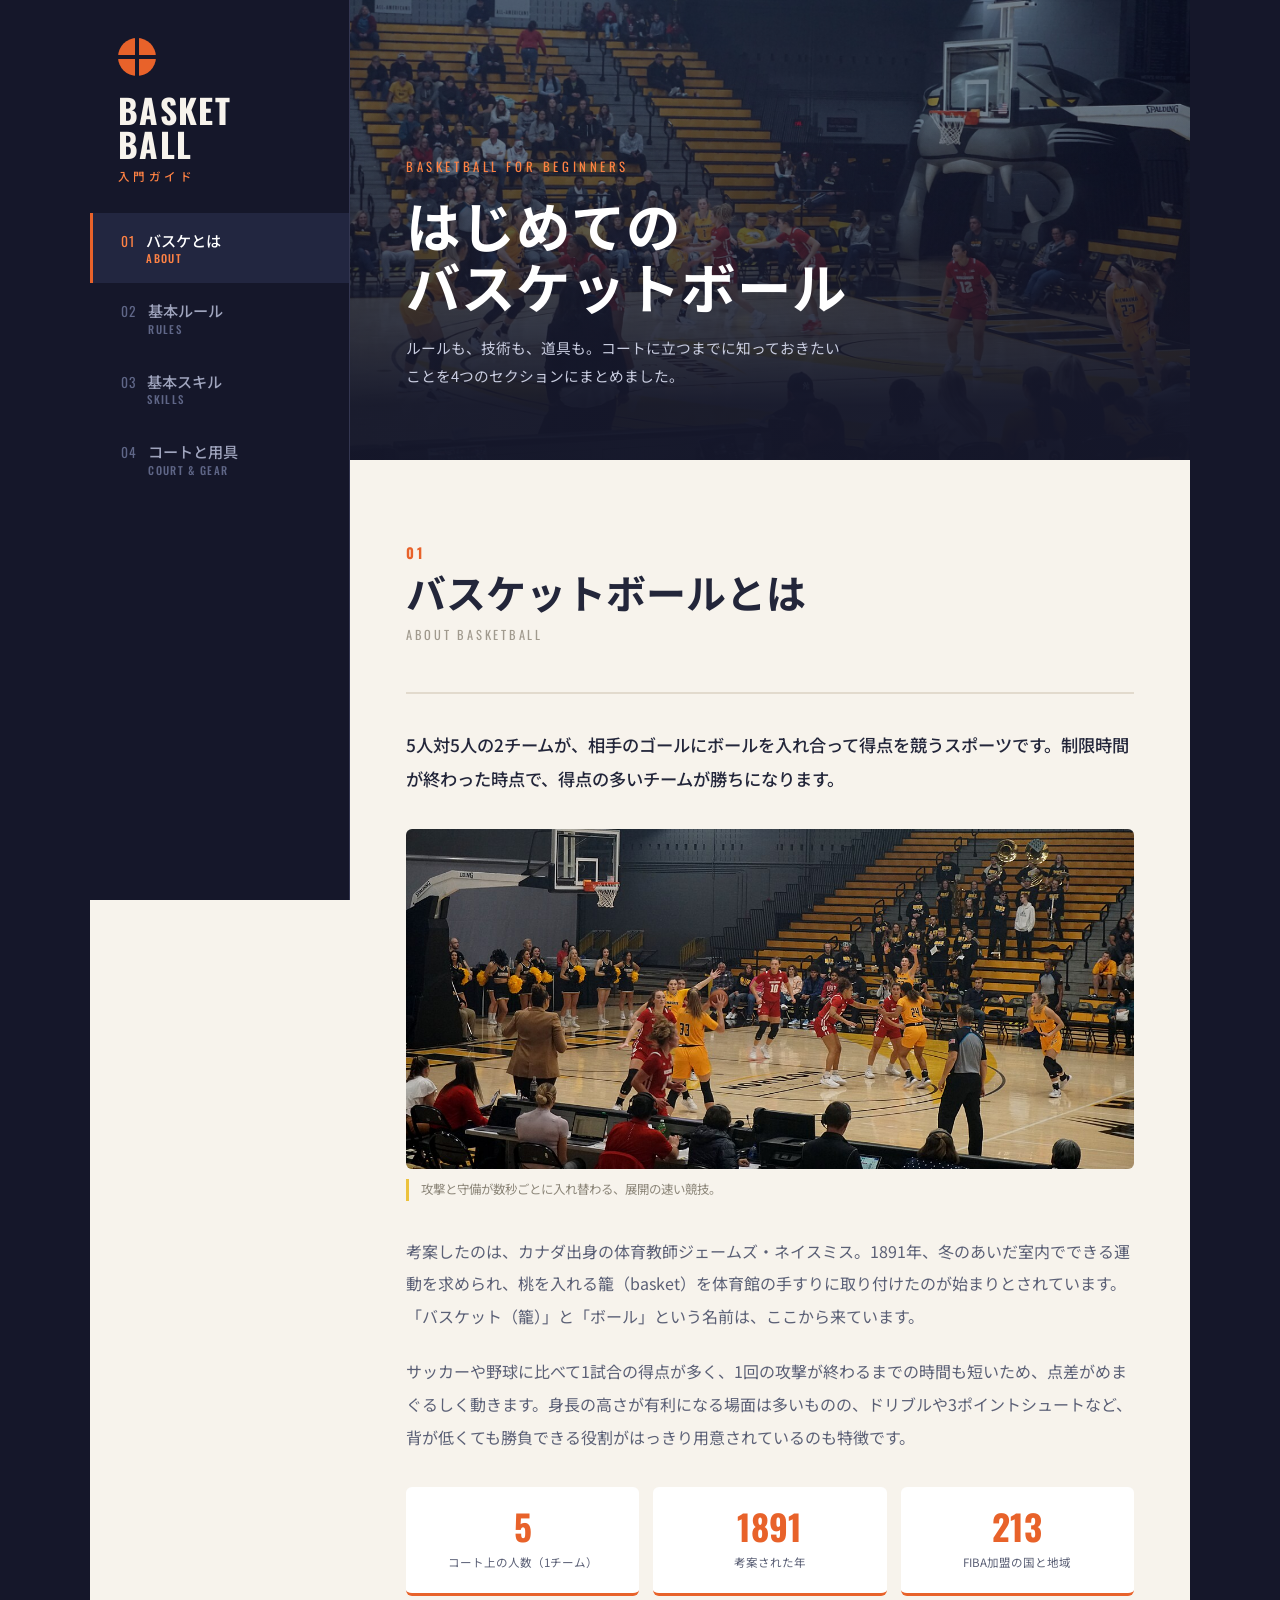
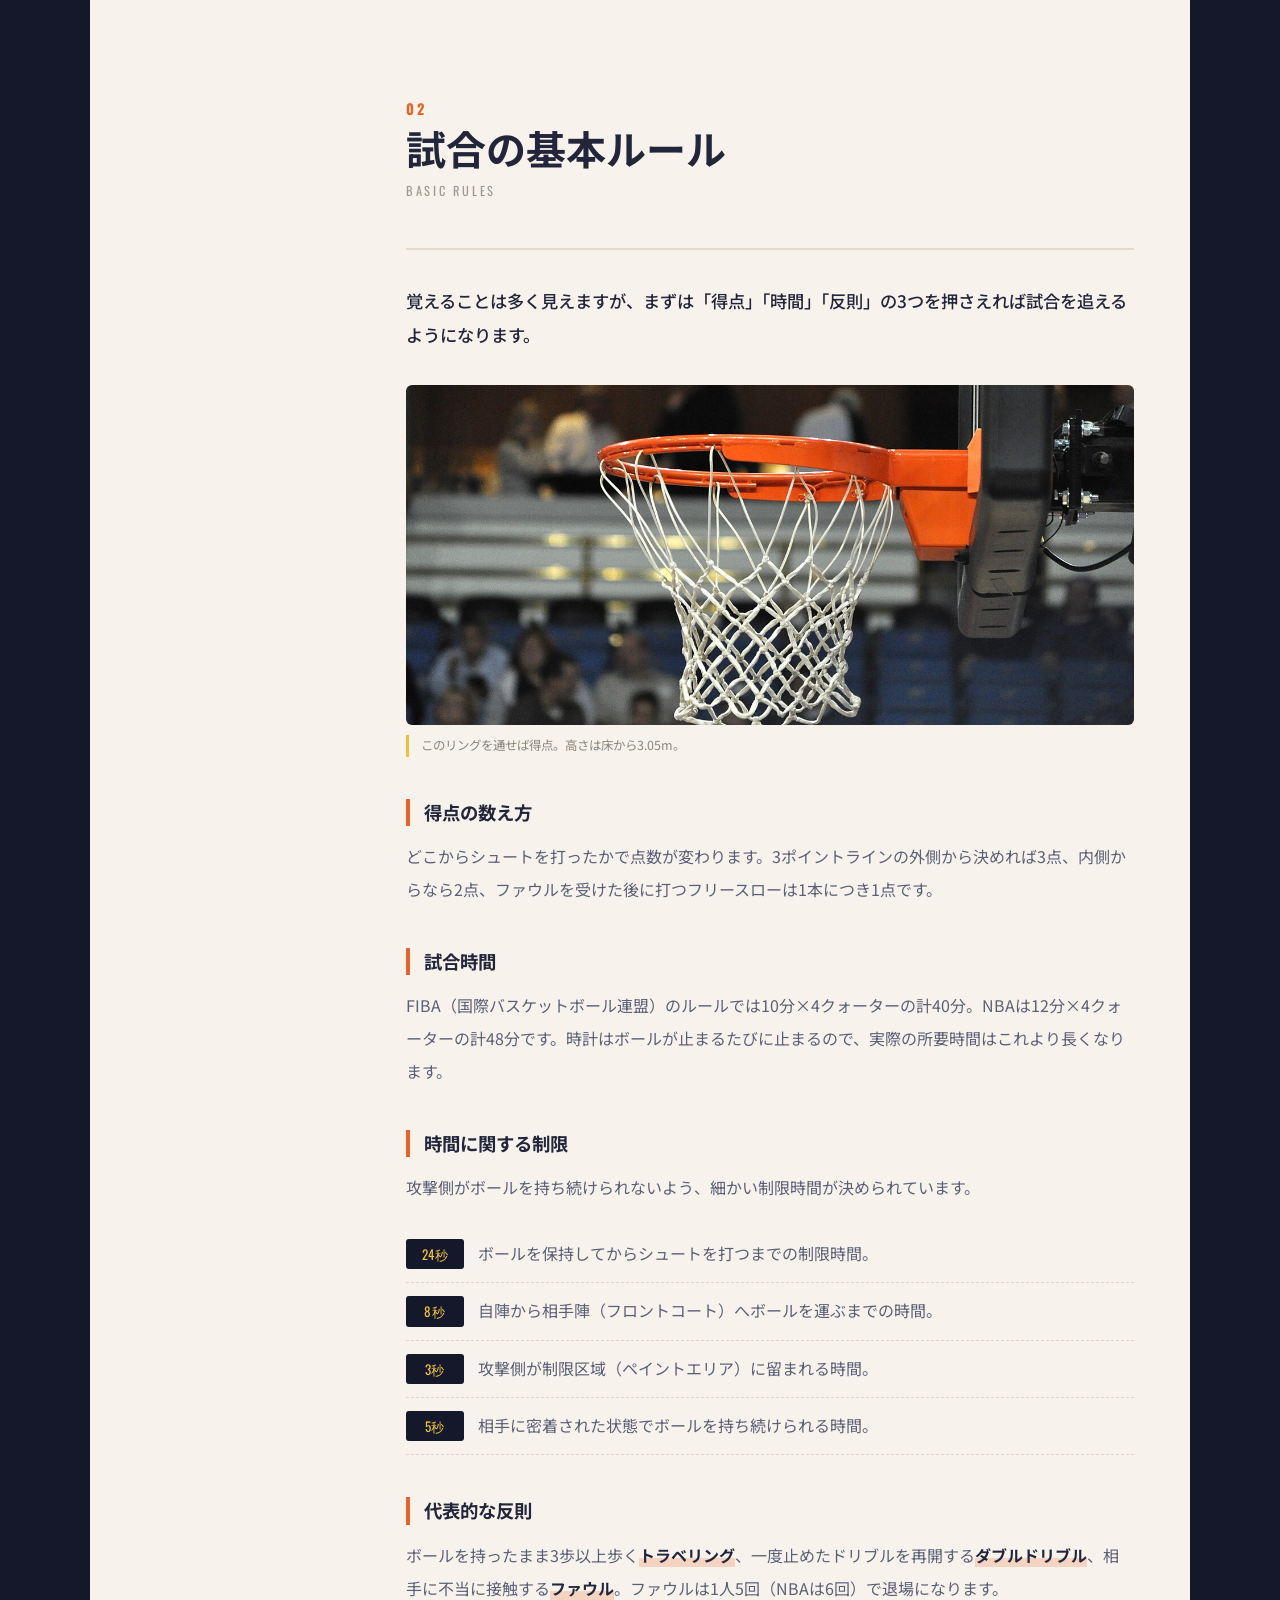
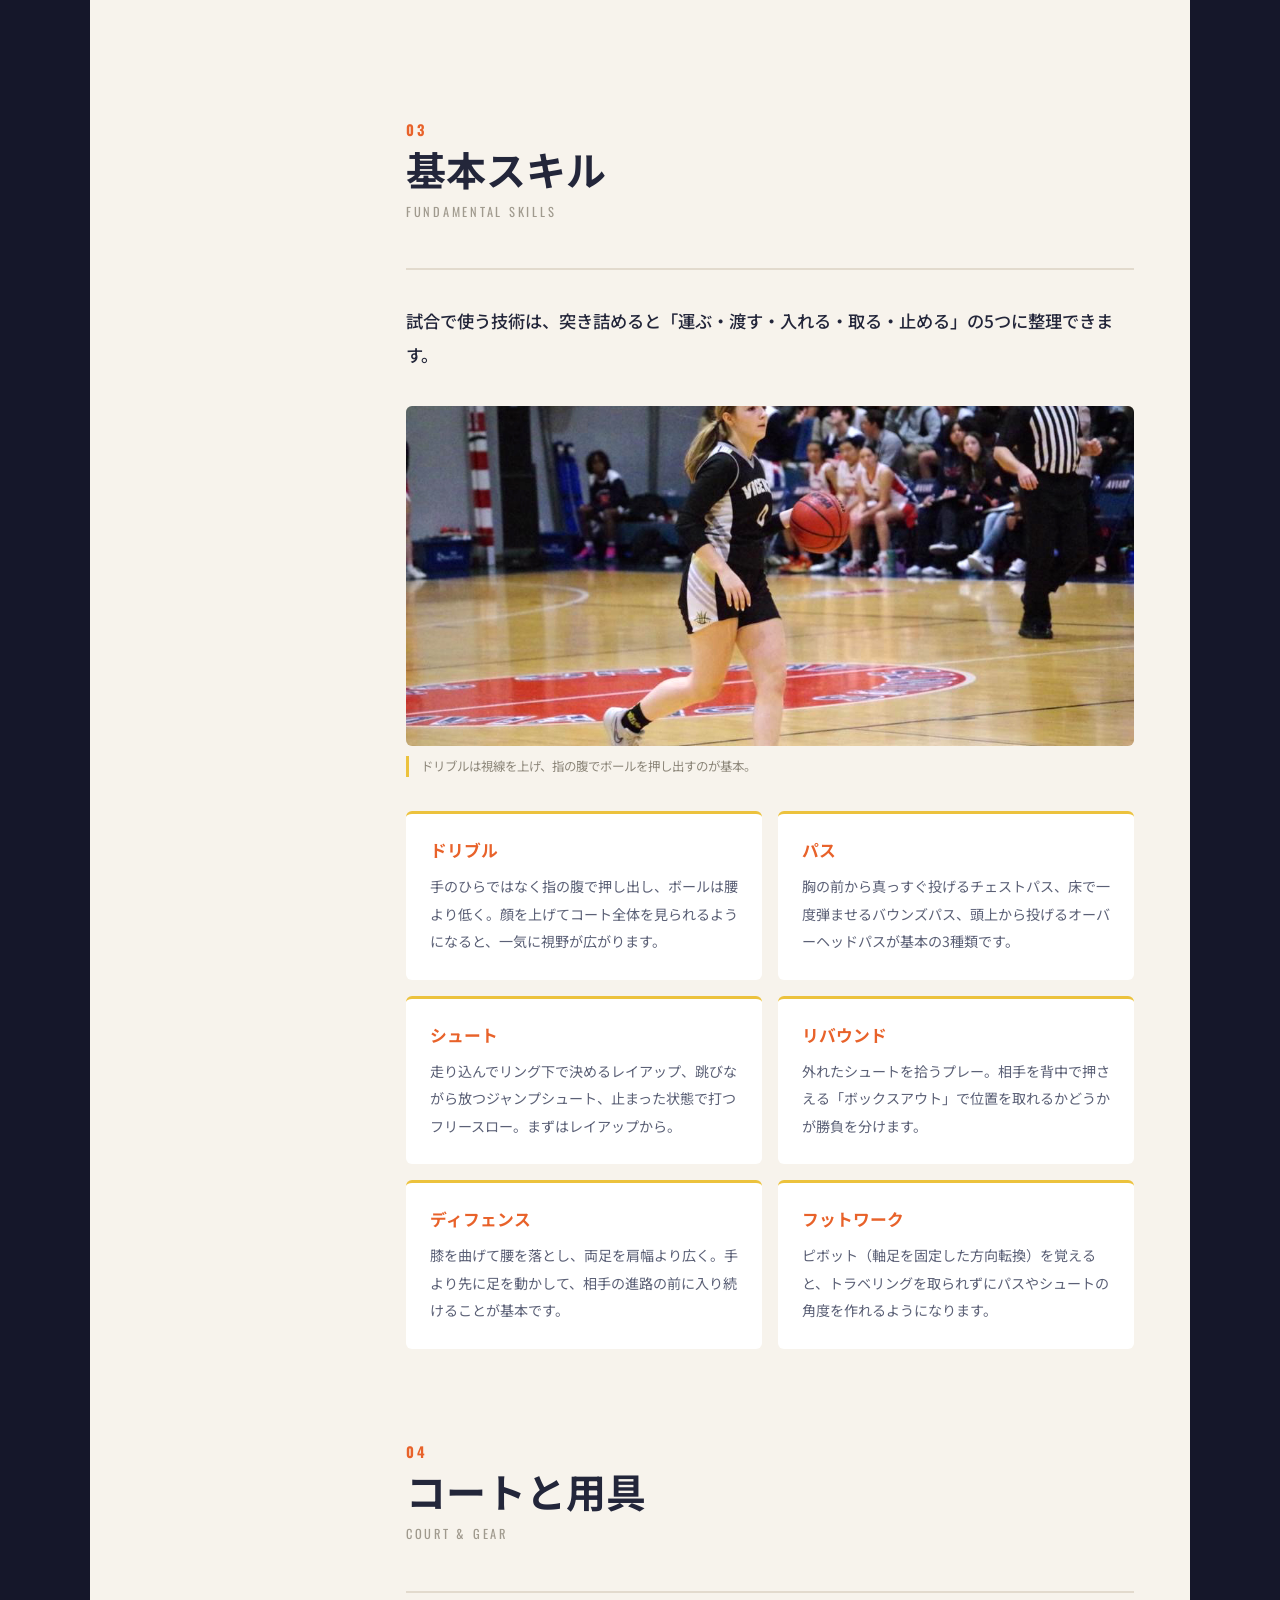
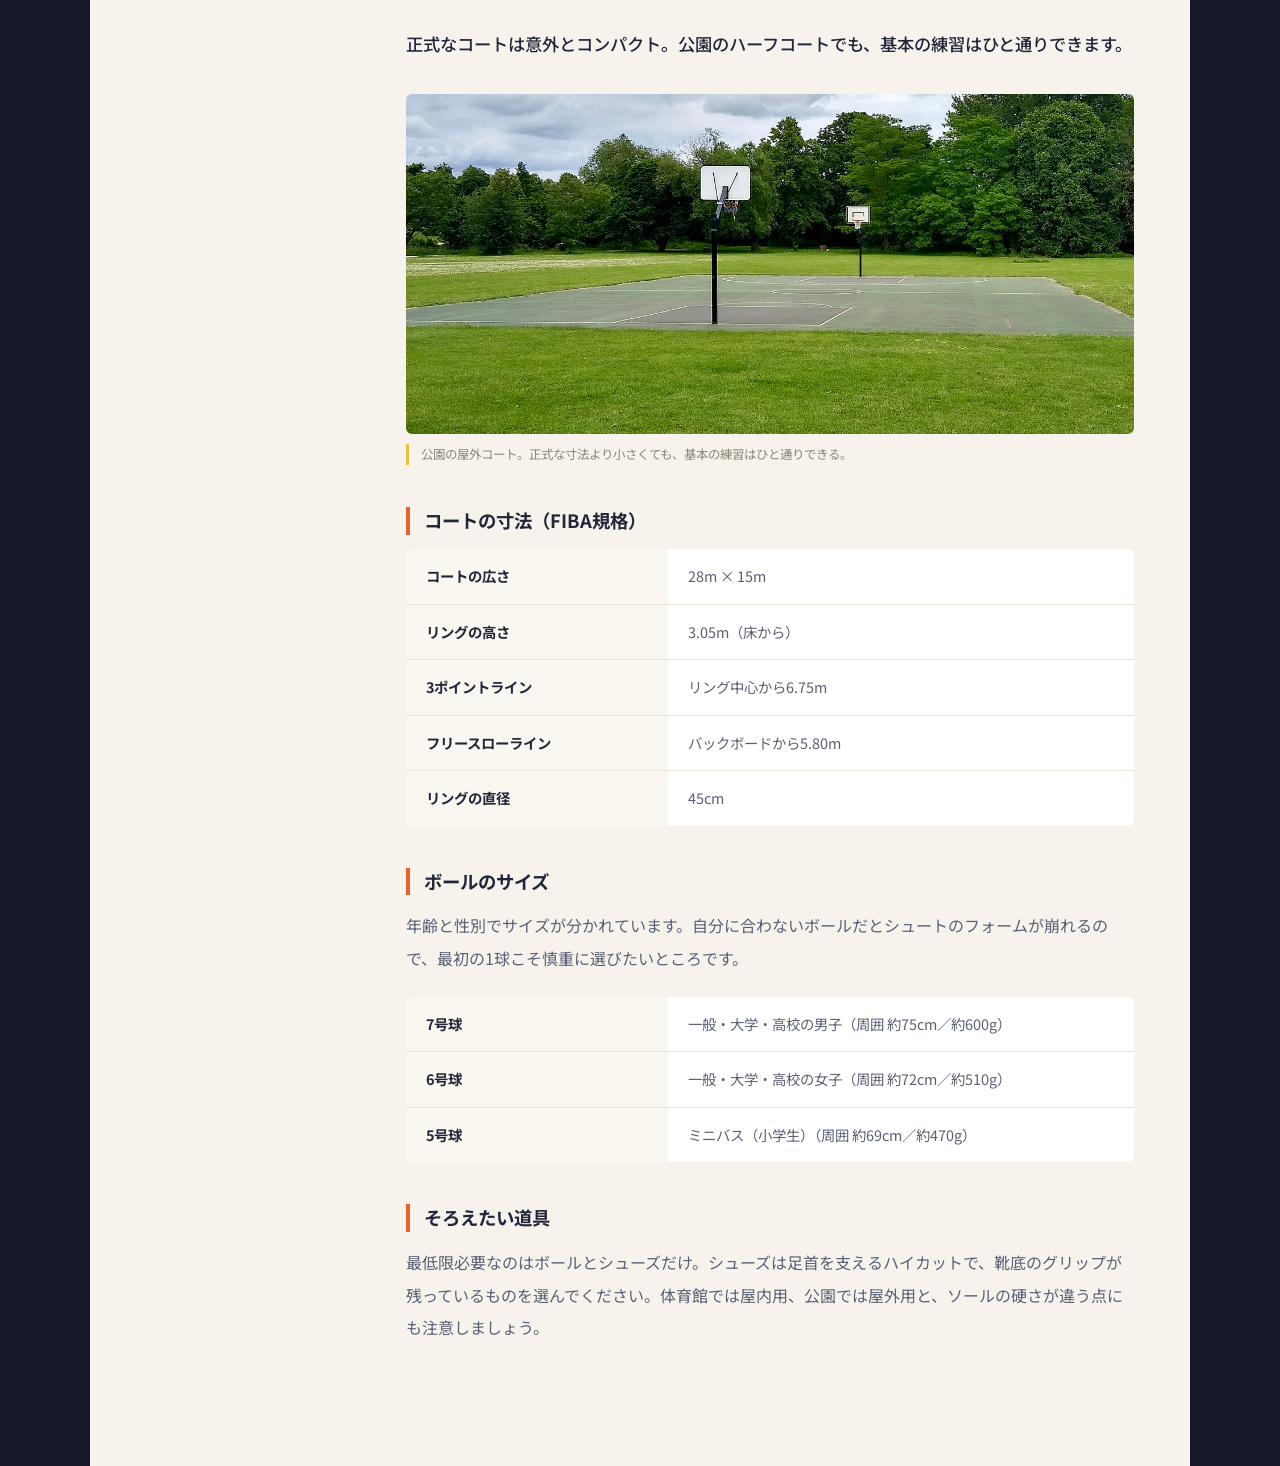
<file: highlight-menu-cutm/index.html>
<!DOCTYPE html>
<html lang="ja">
<head>
<meta charset="UTF-8">
<meta name="viewport" content="width=device-width, initial-scale=1">
<title>BASKETBALL GUIDE｜バスケットボール入門</title>

<link rel="preconnect" href="https://fonts.googleapis.com">
<link rel="preconnect" href="https://fonts.gstatic.com" crossorigin>
<link href="https://fonts.googleapis.com/css2?family=Oswald:wght@500;700&family=Noto+Sans+JP:wght@400;500;700&display=swap" rel="stylesheet">

<link rel="stylesheet" href="css/reset.css">
<link rel="stylesheet" href="css/style.css">

<!-- jQuery本体 -->
<script src="https://code.jquery.com/jquery-3.7.1.min.js" integrity="sha256-/JqT3SQfawRcv/BIHPThkBvs0OEvtFFmqPF/lYI/Cxo=" crossorigin="anonymous"></script>
<script src="js/script.js"></script>
</head>

<body>
<div id="wrapper">

    <header>
        <h1>
            <span class="logo-mark" aria-hidden="true"></span>
            <span class="logo-text">BASKET<br>BALL</span>
            <span class="logo-sub">入門ガイド</span>
        </h1>

        <nav>
            <ul>
                <li class="current"><a href="#sec01"><span class="num">01</span><span class="label">バスケとは<em>About</em></span></a></li>
                <li><a href="#sec02"><span class="num">02</span><span class="label">基本ルール<em>Rules</em></span></a></li>
                <li><a href="#sec03"><span class="num">03</span><span class="label">基本スキル<em>Skills</em></span></a></li>
                <li><a href="#sec04"><span class="num">04</span><span class="label">コートと用具<em>Court &amp; Gear</em></span></a></li>
            </ul>
        </nav>
    </header>

    <main>

        <div class="hero">
            <img src="img/hero.jpg" alt="体育館で行われているバスケットボールの試合">
            <div class="hero-body">
                <p class="hero-eyebrow">Basketball for Beginners</p>
                <h2 class="hero-title">はじめての<br>バスケットボール</h2>
                <p class="hero-lead">ルールも、技術も、道具も。コートに立つまでに知っておきたいことを4つのセクションにまとめました。</p>
            </div>
        </div>

        <section id="sec01">
            <div class="sec-head">
                <span class="sec-num">01</span>
                <h2>バスケットボールとは</h2>
                <p class="sec-en">About Basketball</p>
            </div>

            <p class="lead">5人対5人の2チームが、相手のゴールにボールを入れ合って得点を競うスポーツです。制限時間が終わった時点で、得点の多いチームが勝ちになります。</p>

            <figure>
                <img src="img/about.jpg" alt="ボールを運ぶ選手とそれを守るディフェンス">
                <figcaption>攻撃と守備が数秒ごとに入れ替わる、展開の速い競技。</figcaption>
            </figure>

            <p>考案したのは、カナダ出身の体育教師ジェームズ・ネイスミス。1891年、冬のあいだ室内でできる運動を求められ、桃を入れる籠（basket）を体育館の手すりに取り付けたのが始まりとされています。「バスケット（籠）」と「ボール」という名前は、ここから来ています。</p>

            <p>サッカーや野球に比べて1試合の得点が多く、1回の攻撃が終わるまでの時間も短いため、点差がめまぐるしく動きます。身長の高さが有利になる場面は多いものの、ドリブルや3ポイントシュートなど、背が低くても勝負できる役割がはっきり用意されているのも特徴です。</p>

            <ul class="facts">
                <li><strong>5</strong><span>コート上の人数（1チーム）</span></li>
                <li><strong>1891</strong><span>考案された年</span></li>
                <li><strong>213</strong><span>FIBA加盟の国と地域</span></li>
            </ul>
        </section>

        <section id="sec02">
            <div class="sec-head">
                <span class="sec-num">02</span>
                <h2>試合の基本ルール</h2>
                <p class="sec-en">Basic Rules</p>
            </div>

            <p class="lead">覚えることは多く見えますが、まずは「得点」「時間」「反則」の3つを押さえれば試合を追えるようになります。</p>

            <figure>
                <img src="img/gear.jpg" alt="バスケットボールのリングとネットのクローズアップ">
                <figcaption>このリングを通せば得点。高さは床から3.05m。</figcaption>
            </figure>

            <h3>得点の数え方</h3>
            <p>どこからシュートを打ったかで点数が変わります。3ポイントラインの外側から決めれば3点、内側からなら2点、ファウルを受けた後に打つフリースローは1本につき1点です。</p>

            <h3>試合時間</h3>
            <p>FIBA（国際バスケットボール連盟）のルールでは10分×4クォーターの計40分。NBAは12分×4クォーターの計48分です。時計はボールが止まるたびに止まるので、実際の所要時間はこれより長くなります。</p>

            <h3>時間に関する制限</h3>
            <p>攻撃側がボールを持ち続けられないよう、細かい制限時間が決められています。</p>
            <ul class="rules">
                <li><span class="tag">24秒</span>ボールを保持してからシュートを打つまでの制限時間。</li>
                <li><span class="tag">8秒</span>自陣から相手陣（フロントコート）へボールを運ぶまでの時間。</li>
                <li><span class="tag">3秒</span>攻撃側が制限区域（ペイントエリア）に留まれる時間。</li>
                <li><span class="tag">5秒</span>相手に密着された状態でボールを持ち続けられる時間。</li>
            </ul>

            <h3>代表的な反則</h3>
            <p>ボールを持ったまま3歩以上歩く<strong>トラベリング</strong>、一度止めたドリブルを再開する<strong>ダブルドリブル</strong>、相手に不当に接触する<strong>ファウル</strong>。ファウルは1人5回（NBAは6回）で退場になります。</p>
        </section>

        <section id="sec03">
            <div class="sec-head">
                <span class="sec-num">03</span>
                <h2>基本スキル</h2>
                <p class="sec-en">Fundamental Skills</p>
            </div>

            <p class="lead">試合で使う技術は、突き詰めると「運ぶ・渡す・入れる・取る・止める」の5つに整理できます。</p>

            <figure>
                <img src="img/skill.jpg" alt="ドリブルでボールを運ぶバスケットボール選手">
                <figcaption>ドリブルは視線を上げ、指の腹でボールを押し出すのが基本。</figcaption>
            </figure>

            <div class="skill-grid">
                <div class="skill">
                    <h3>ドリブル</h3>
                    <p>手のひらではなく指の腹で押し出し、ボールは腰より低く。顔を上げてコート全体を見られるようになると、一気に視野が広がります。</p>
                </div>
                <div class="skill">
                    <h3>パス</h3>
                    <p>胸の前から真っすぐ投げるチェストパス、床で一度弾ませるバウンズパス、頭上から投げるオーバーヘッドパスが基本の3種類です。</p>
                </div>
                <div class="skill">
                    <h3>シュート</h3>
                    <p>走り込んでリング下で決めるレイアップ、跳びながら放つジャンプシュート、止まった状態で打つフリースロー。まずはレイアップから。</p>
                </div>
                <div class="skill">
                    <h3>リバウンド</h3>
                    <p>外れたシュートを拾うプレー。相手を背中で押さえる「ボックスアウト」で位置を取れるかどうかが勝負を分けます。</p>
                </div>
                <div class="skill">
                    <h3>ディフェンス</h3>
                    <p>膝を曲げて腰を落とし、両足を肩幅より広く。手より先に足を動かして、相手の進路の前に入り続けることが基本です。</p>
                </div>
                <div class="skill">
                    <h3>フットワーク</h3>
                    <p>ピボット（軸足を固定した方向転換）を覚えると、トラベリングを取られずにパスやシュートの角度を作れるようになります。</p>
                </div>
            </div>
        </section>

        <section id="sec04">
            <div class="sec-head">
                <span class="sec-num">04</span>
                <h2>コートと用具</h2>
                <p class="sec-en">Court &amp; Gear</p>
            </div>

            <p class="lead">正式なコートは意外とコンパクト。公園のハーフコートでも、基本の練習はひと通りできます。</p>

            <figure>
                <img src="img/court.jpg" alt="公園にある、ゴールが2つ設置された屋外のバスケットボールコート">
                <figcaption>公園の屋外コート。正式な寸法より小さくても、基本の練習はひと通りできる。</figcaption>
            </figure>

            <h3>コートの寸法（FIBA規格）</h3>
            <table class="spec">
                <tbody>
                    <tr><th>コートの広さ</th><td>28m × 15m</td></tr>
                    <tr><th>リングの高さ</th><td>3.05m（床から）</td></tr>
                    <tr><th>3ポイントライン</th><td>リング中心から6.75m</td></tr>
                    <tr><th>フリースローライン</th><td>バックボードから5.80m</td></tr>
                    <tr><th>リングの直径</th><td>45cm</td></tr>
                </tbody>
            </table>

            <h3>ボールのサイズ</h3>
            <p>年齢と性別でサイズが分かれています。自分に合わないボールだとシュートのフォームが崩れるので、最初の1球こそ慎重に選びたいところです。</p>
            <table class="spec">
                <tbody>
                    <tr><th>7号球</th><td>一般・大学・高校の男子（周囲 約75cm／約600g）</td></tr>
                    <tr><th>6号球</th><td>一般・大学・高校の女子（周囲 約72cm／約510g）</td></tr>
                    <tr><th>5号球</th><td>ミニバス（小学生）（周囲 約69cm／約470g）</td></tr>
                </tbody>
            </table>

            <h3>そろえたい道具</h3>
            <p>最低限必要なのはボールとシューズだけ。シューズは足首を支えるハイカットで、靴底のグリップが残っているものを選んでください。体育館では屋内用、公園では屋外用と、ソールの硬さが違う点にも注意しましょう。</p>
        </section>

        <!--
            写真クレジット（Wikimedia Commons / 自由ライセンス）
            このページを公開する場合は、下記の表示が必要です。
              hero.jpg, about.jpg … Michael Barera（CC BY-SA 4.0）
              gear.jpg            … J.smith（CC BY-SA 4.0）
              skill.jpg           … Master Sgt. Alexander Henninger, U.S. Army（Public domain）
              court.jpg           … Mertbiol（CC0）
        -->

    </main>
</div>
</body>
</html>
</file>
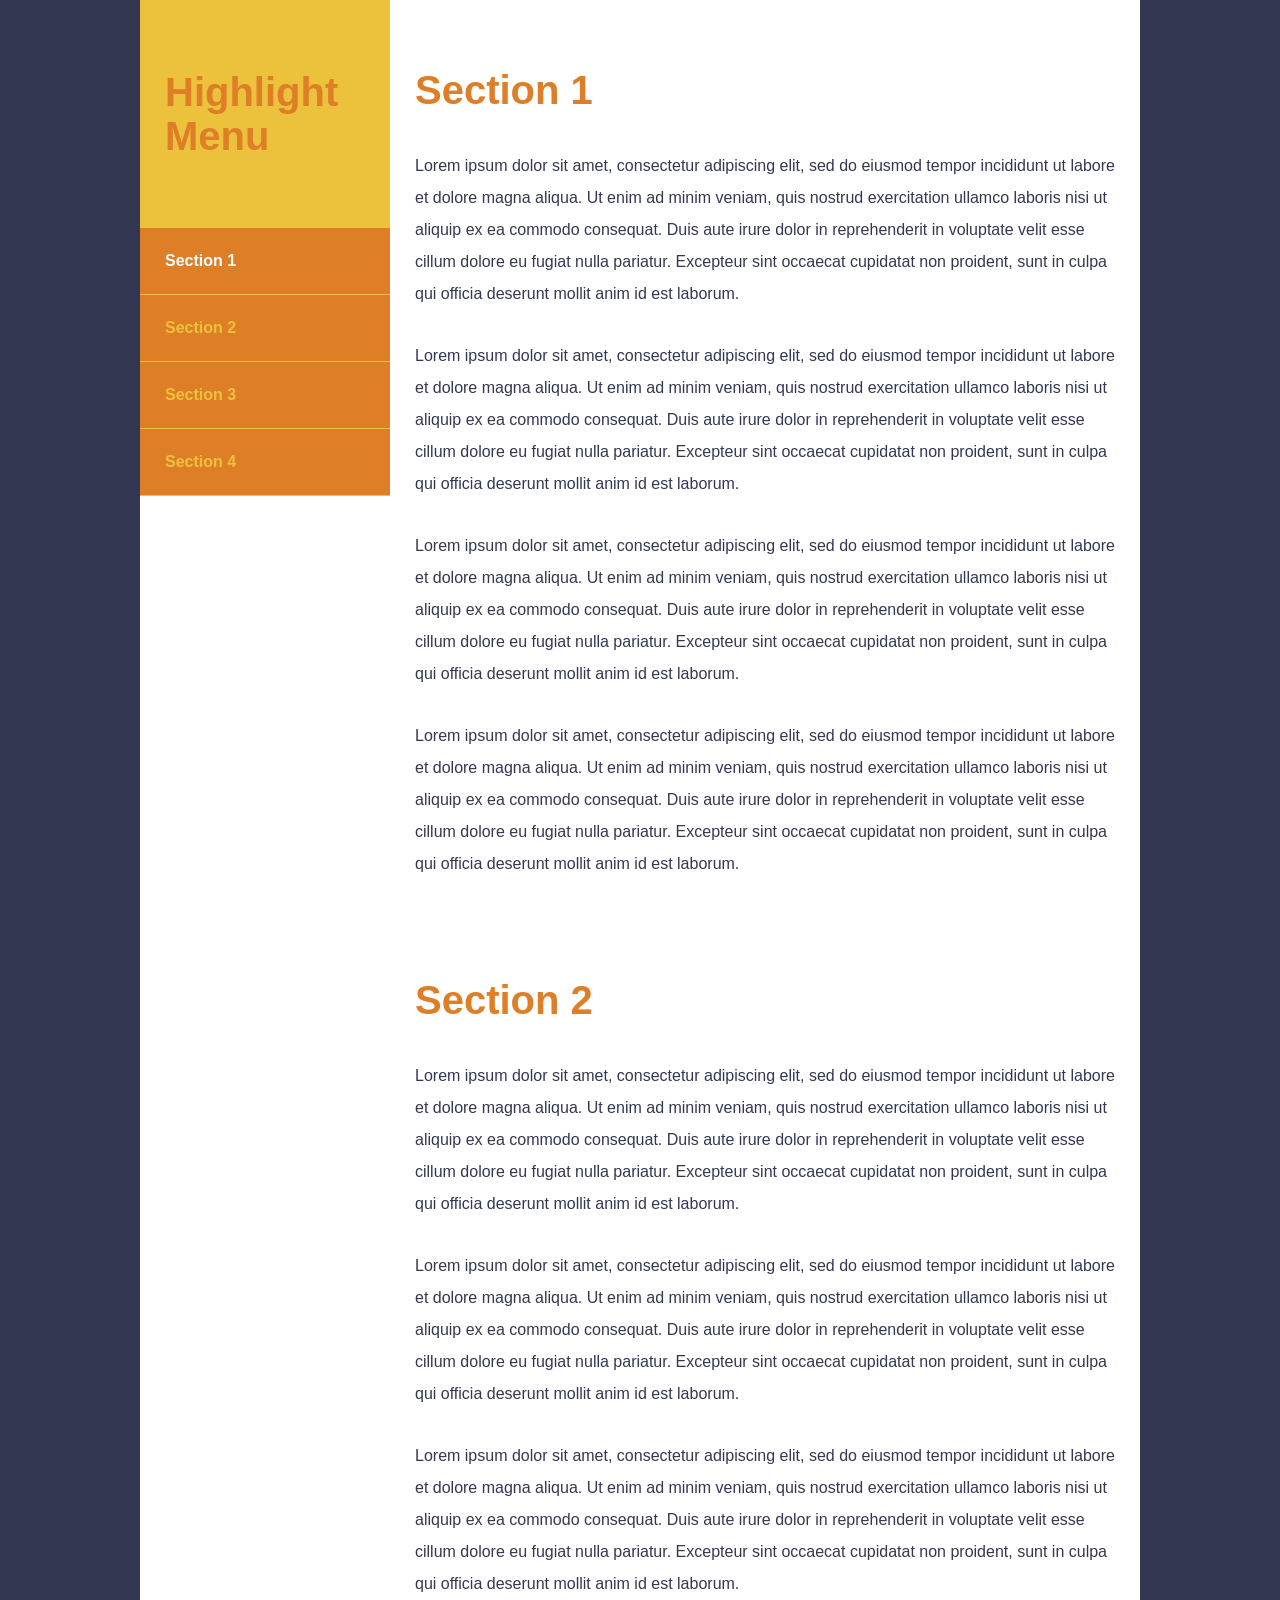
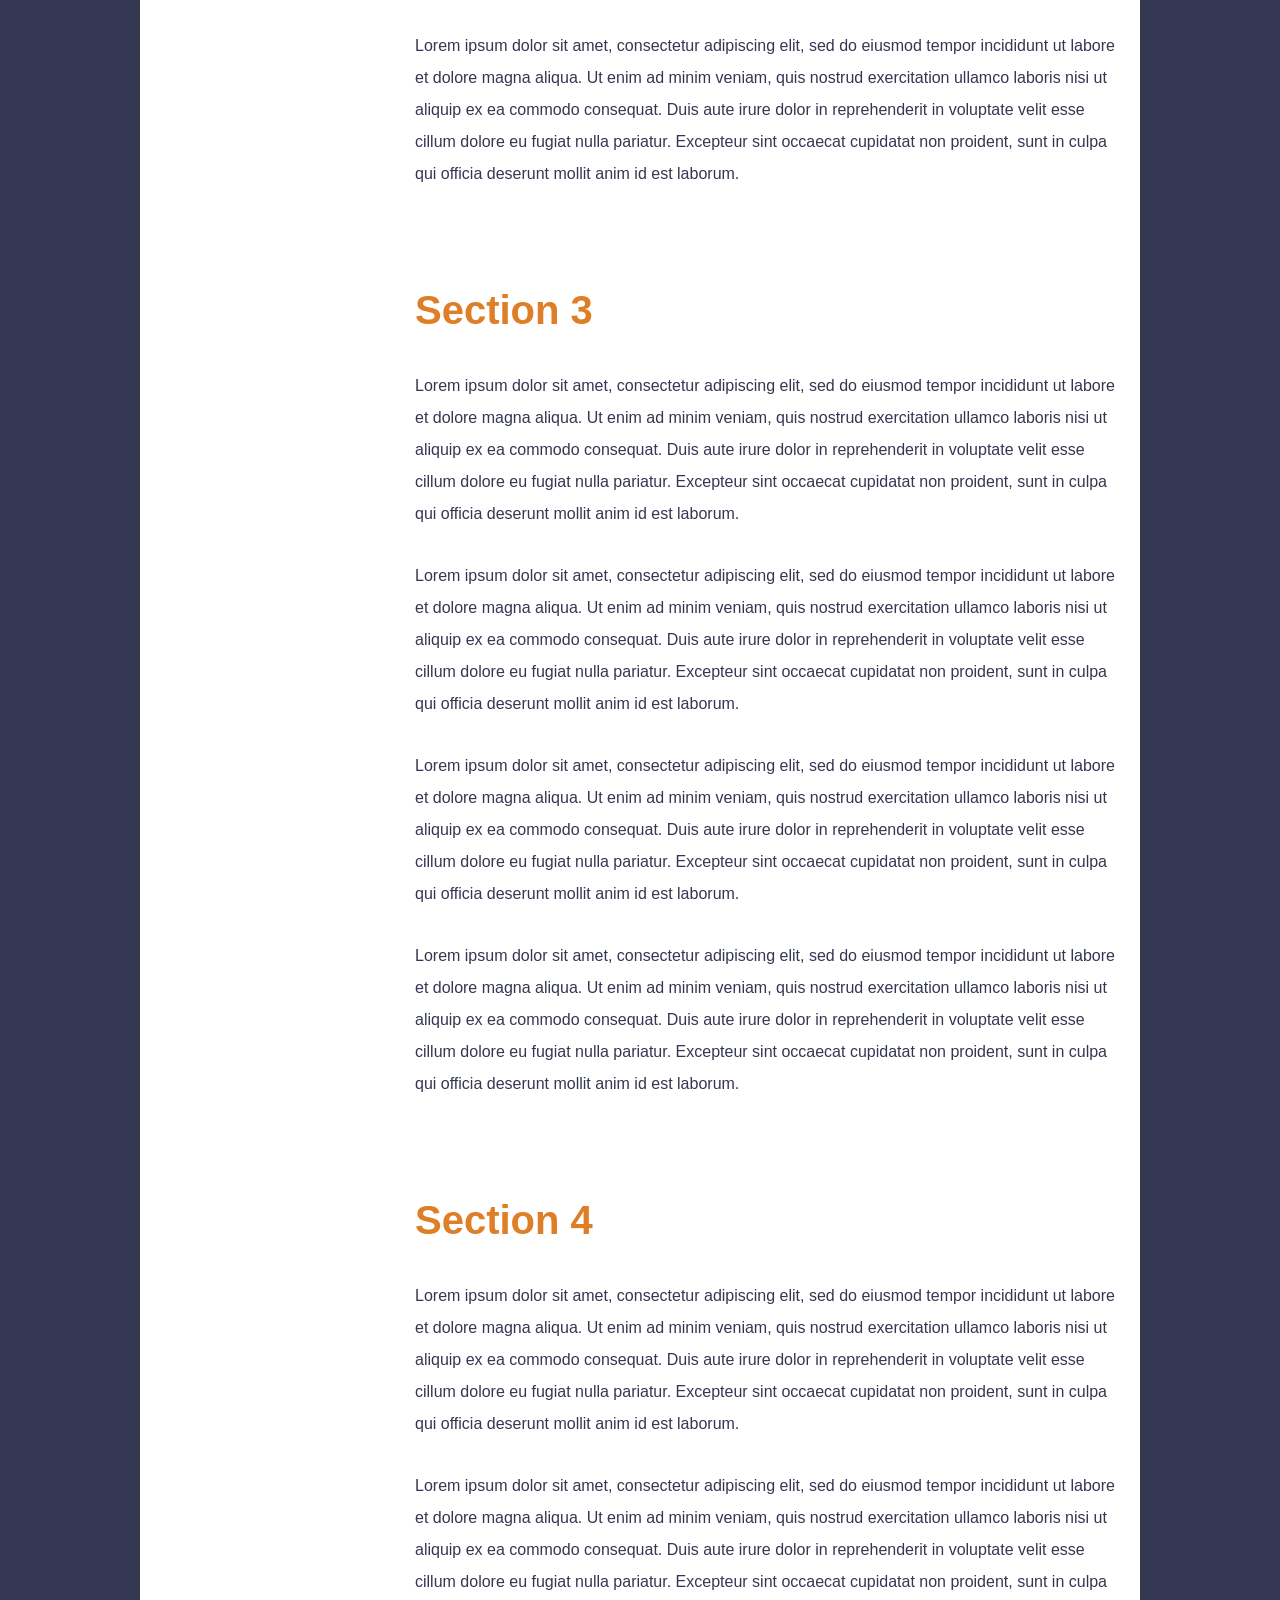
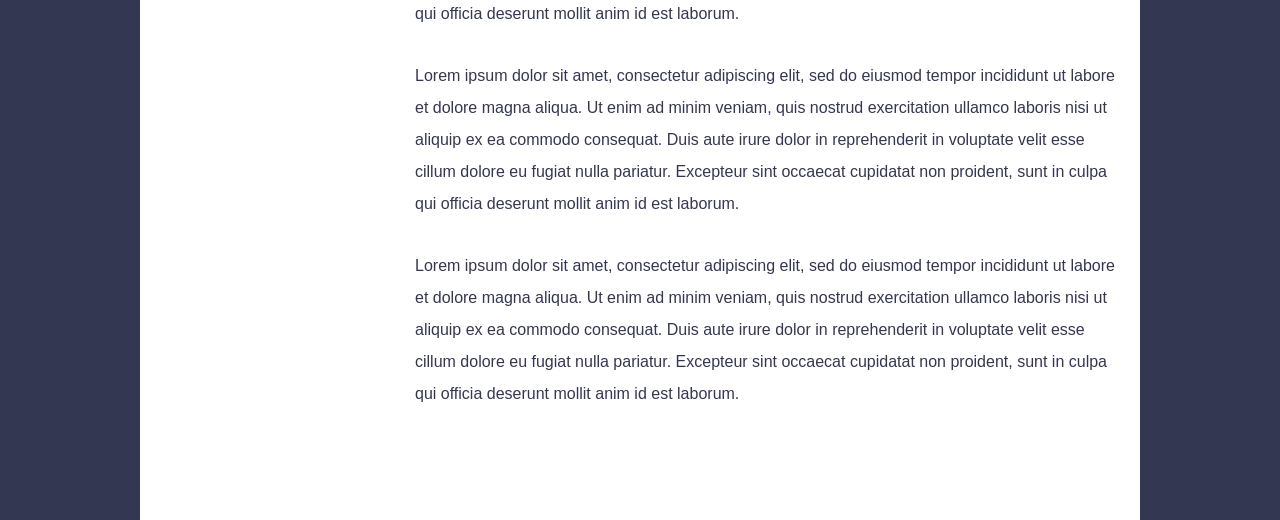
<file: highlight-menu/index.html>
<!DOCTYPE html>
<html lang="ja">
<head>
    <meta charset="UTF-8">
    <title>Lesson_26_highlight-menu</title>
    <link rel="stylesheet" href="css/reset.css">
    <link rel="stylesheet" href="css/style.css">
    <!-- jQuery本体 -->
<script src="https://code.jquery.com/jquery-3.7.1.min.js" integrity="sha256-/JqT3SQfawRcv/BIHPThkBvs0OEvtFFmqPF/lYI/Cxo=" crossorigin="anonymous"></script>

<script src="js/script.js"></script>
</head>
<body>
    <div id="wrapper">
        <header>
        <h1>Highlight Menu</h1>
        <nav>
            <ul>
                <li class="current"><a href="#">Section 1</a></li>
                <li><a href="#">Section 2</a></li>
                <li><a href="#">Section 3</a></li>
                <li><a href="#">Section 4</a></li>
            </ul>
        </nav>
        </header>
        <main>
            <section>
                <h1>Section 1</h1>
                <p>Lorem ipsum dolor sit amet, consectetur adipiscing elit, sed do eiusmod tempor incididunt ut labore et dolore magna aliqua. Ut enim ad minim veniam, quis nostrud exercitation ullamco laboris nisi ut aliquip ex ea commodo consequat. Duis aute irure dolor in reprehenderit in voluptate velit esse cillum dolore eu fugiat nulla pariatur. Excepteur sint occaecat cupidatat non proident, sunt in culpa qui officia deserunt mollit anim id est laborum.</p>

                <p>Lorem ipsum dolor sit amet, consectetur adipiscing elit, sed do eiusmod tempor incididunt ut labore et dolore magna aliqua. Ut enim ad minim veniam, quis nostrud exercitation ullamco laboris nisi ut aliquip ex ea commodo consequat. Duis aute irure dolor in reprehenderit in voluptate velit esse cillum dolore eu fugiat nulla pariatur. Excepteur sint occaecat cupidatat non proident, sunt in culpa qui officia deserunt mollit anim id est laborum.</p>   
                
                <p>Lorem ipsum dolor sit amet, consectetur adipiscing elit, sed do eiusmod tempor incididunt ut labore et dolore magna aliqua. Ut enim ad minim veniam, quis nostrud exercitation ullamco laboris nisi ut aliquip ex ea commodo consequat. Duis aute irure dolor in reprehenderit in voluptate velit esse cillum dolore eu fugiat nulla pariatur. Excepteur sint occaecat cupidatat non proident, sunt in culpa qui officia deserunt mollit anim id est laborum.</p>  
                
                <p>Lorem ipsum dolor sit amet, consectetur adipiscing elit, sed do eiusmod tempor incididunt ut labore et dolore magna aliqua. Ut enim ad minim veniam, quis nostrud exercitation ullamco laboris nisi ut aliquip ex ea commodo consequat. Duis aute irure dolor in reprehenderit in voluptate velit esse cillum dolore eu fugiat nulla pariatur. Excepteur sint occaecat cupidatat non proident, sunt in culpa qui officia deserunt mollit anim id est laborum.</p>
            </section>
            <section>
                <h1>Section 2</h1>
                <p>Lorem ipsum dolor sit amet, consectetur adipiscing elit, sed do eiusmod tempor incididunt ut labore et dolore magna aliqua. Ut enim ad minim veniam, quis nostrud exercitation ullamco laboris nisi ut aliquip ex ea commodo consequat. Duis aute irure dolor in reprehenderit in voluptate velit esse cillum dolore eu fugiat nulla pariatur. Excepteur sint occaecat cupidatat non proident, sunt in culpa qui officia deserunt mollit anim id est laborum.</p>

                <p>Lorem ipsum dolor sit amet, consectetur adipiscing elit, sed do eiusmod tempor incididunt ut labore et dolore magna aliqua. Ut enim ad minim veniam, quis nostrud exercitation ullamco laboris nisi ut aliquip ex ea commodo consequat. Duis aute irure dolor in reprehenderit in voluptate velit esse cillum dolore eu fugiat nulla pariatur. Excepteur sint occaecat cupidatat non proident, sunt in culpa qui officia deserunt mollit anim id est laborum.</p>   
                
                <p>Lorem ipsum dolor sit amet, consectetur adipiscing elit, sed do eiusmod tempor incididunt ut labore et dolore magna aliqua. Ut enim ad minim veniam, quis nostrud exercitation ullamco laboris nisi ut aliquip ex ea commodo consequat. Duis aute irure dolor in reprehenderit in voluptate velit esse cillum dolore eu fugiat nulla pariatur. Excepteur sint occaecat cupidatat non proident, sunt in culpa qui officia deserunt mollit anim id est laborum.</p>  
                
                <p>Lorem ipsum dolor sit amet, consectetur adipiscing elit, sed do eiusmod tempor incididunt ut labore et dolore magna aliqua. Ut enim ad minim veniam, quis nostrud exercitation ullamco laboris nisi ut aliquip ex ea commodo consequat. Duis aute irure dolor in reprehenderit in voluptate velit esse cillum dolore eu fugiat nulla pariatur. Excepteur sint occaecat cupidatat non proident, sunt in culpa qui officia deserunt mollit anim id est laborum.</p>
            </section>
            <section>
                <h1>Section 3</h1>
                <p>Lorem ipsum dolor sit amet, consectetur adipiscing elit, sed do eiusmod tempor incididunt ut labore et dolore magna aliqua. Ut enim ad minim veniam, quis nostrud exercitation ullamco laboris nisi ut aliquip ex ea commodo consequat. Duis aute irure dolor in reprehenderit in voluptate velit esse cillum dolore eu fugiat nulla pariatur. Excepteur sint occaecat cupidatat non proident, sunt in culpa qui officia deserunt mollit anim id est laborum.</p>

                <p>Lorem ipsum dolor sit amet, consectetur adipiscing elit, sed do eiusmod tempor incididunt ut labore et dolore magna aliqua. Ut enim ad minim veniam, quis nostrud exercitation ullamco laboris nisi ut aliquip ex ea commodo consequat. Duis aute irure dolor in reprehenderit in voluptate velit esse cillum dolore eu fugiat nulla pariatur. Excepteur sint occaecat cupidatat non proident, sunt in culpa qui officia deserunt mollit anim id est laborum.</p>   
                
                <p>Lorem ipsum dolor sit amet, consectetur adipiscing elit, sed do eiusmod tempor incididunt ut labore et dolore magna aliqua. Ut enim ad minim veniam, quis nostrud exercitation ullamco laboris nisi ut aliquip ex ea commodo consequat. Duis aute irure dolor in reprehenderit in voluptate velit esse cillum dolore eu fugiat nulla pariatur. Excepteur sint occaecat cupidatat non proident, sunt in culpa qui officia deserunt mollit anim id est laborum.</p>  
                
                <p>Lorem ipsum dolor sit amet, consectetur adipiscing elit, sed do eiusmod tempor incididunt ut labore et dolore magna aliqua. Ut enim ad minim veniam, quis nostrud exercitation ullamco laboris nisi ut aliquip ex ea commodo consequat. Duis aute irure dolor in reprehenderit in voluptate velit esse cillum dolore eu fugiat nulla pariatur. Excepteur sint occaecat cupidatat non proident, sunt in culpa qui officia deserunt mollit anim id est laborum.</p>
            </section>
            <section>
                <h1>Section 4</h1>
                <p>Lorem ipsum dolor sit amet, consectetur adipiscing elit, sed do eiusmod tempor incididunt ut labore et dolore magna aliqua. Ut enim ad minim veniam, quis nostrud exercitation ullamco laboris nisi ut aliquip ex ea commodo consequat. Duis aute irure dolor in reprehenderit in voluptate velit esse cillum dolore eu fugiat nulla pariatur. Excepteur sint occaecat cupidatat non proident, sunt in culpa qui officia deserunt mollit anim id est laborum.</p>

                <p>Lorem ipsum dolor sit amet, consectetur adipiscing elit, sed do eiusmod tempor incididunt ut labore et dolore magna aliqua. Ut enim ad minim veniam, quis nostrud exercitation ullamco laboris nisi ut aliquip ex ea commodo consequat. Duis aute irure dolor in reprehenderit in voluptate velit esse cillum dolore eu fugiat nulla pariatur. Excepteur sint occaecat cupidatat non proident, sunt in culpa qui officia deserunt mollit anim id est laborum.</p>   
                
                <p>Lorem ipsum dolor sit amet, consectetur adipiscing elit, sed do eiusmod tempor incididunt ut labore et dolore magna aliqua. Ut enim ad minim veniam, quis nostrud exercitation ullamco laboris nisi ut aliquip ex ea commodo consequat. Duis aute irure dolor in reprehenderit in voluptate velit esse cillum dolore eu fugiat nulla pariatur. Excepteur sint occaecat cupidatat non proident, sunt in culpa qui officia deserunt mollit anim id est laborum.</p>  
                
                <p>Lorem ipsum dolor sit amet, consectetur adipiscing elit, sed do eiusmod tempor incididunt ut labore et dolore magna aliqua. Ut enim ad minim veniam, quis nostrud exercitation ullamco laboris nisi ut aliquip ex ea commodo consequat. Duis aute irure dolor in reprehenderit in voluptate velit esse cillum dolore eu fugiat nulla pariatur. Excepteur sint occaecat cupidatat non proident, sunt in culpa qui officia deserunt mollit anim id est laborum.</p>
            </section>
        </main>
    </div>
</body>
</html>
</file>
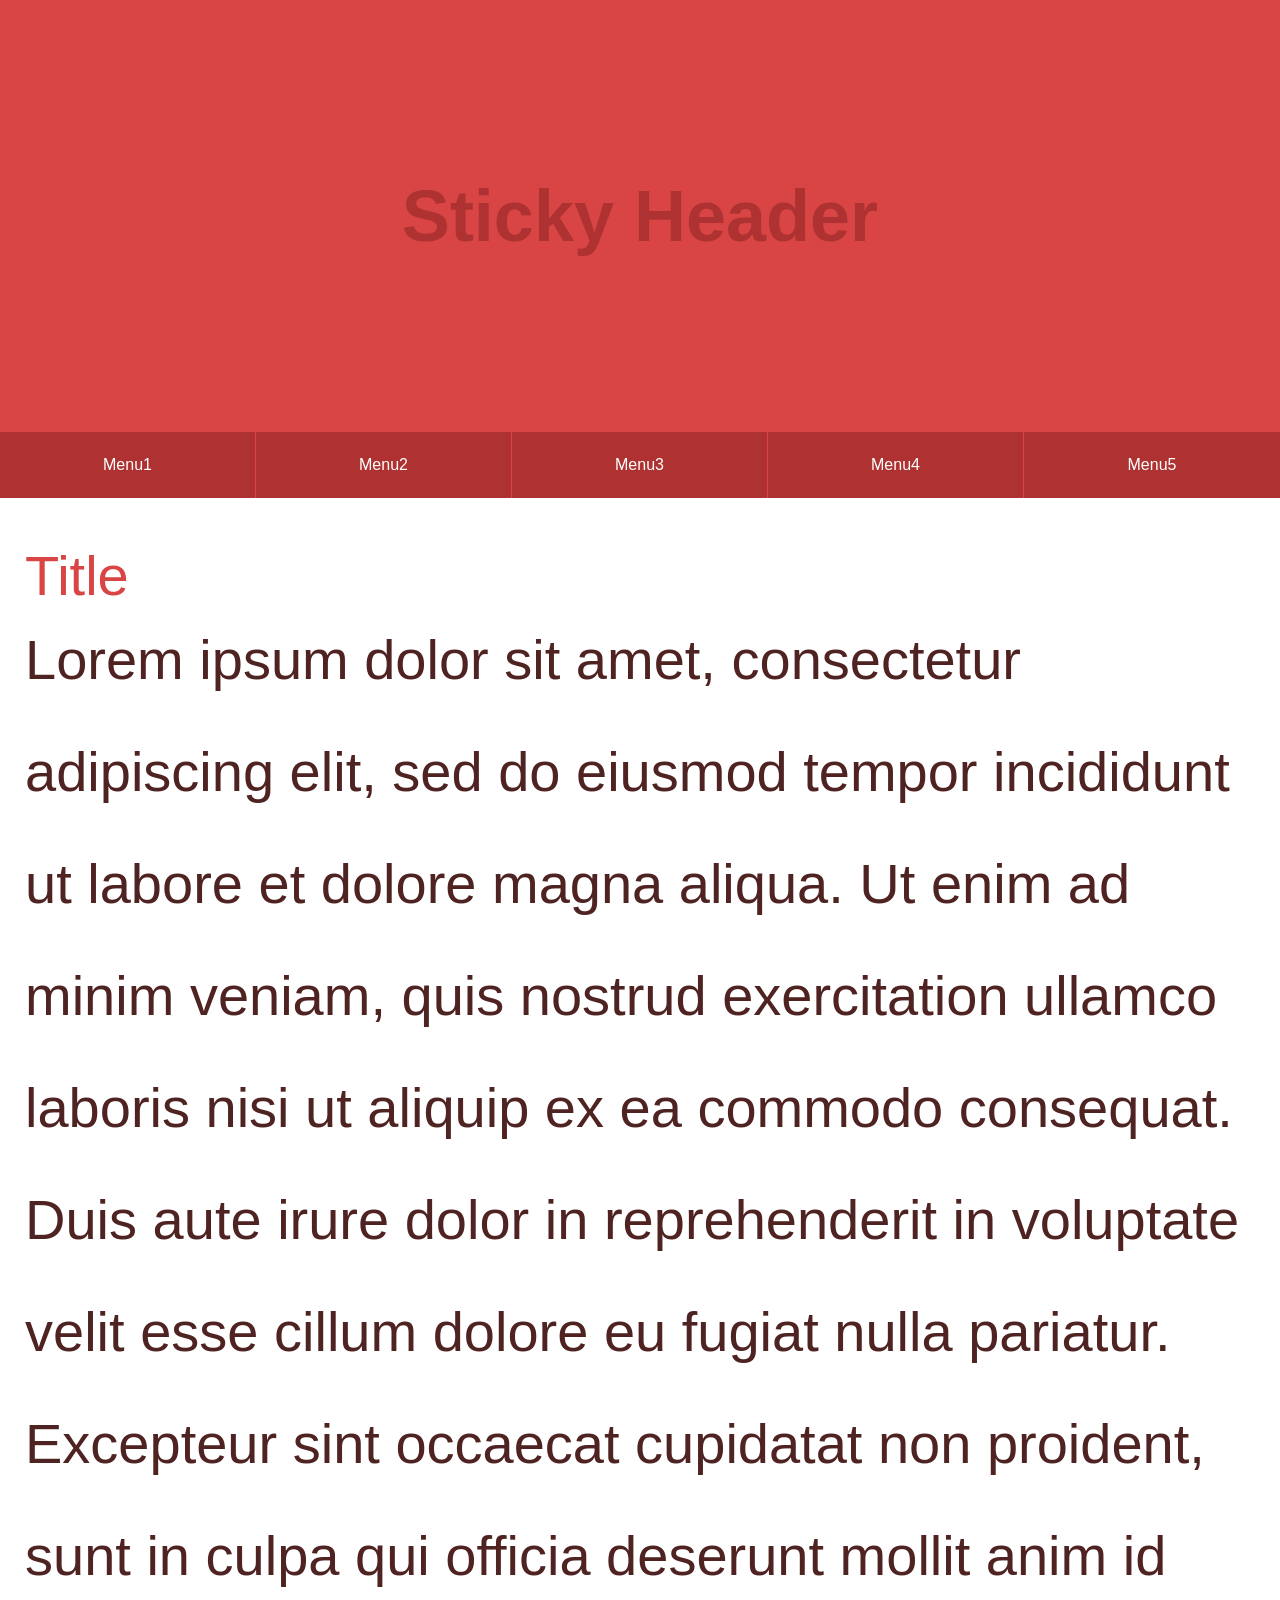
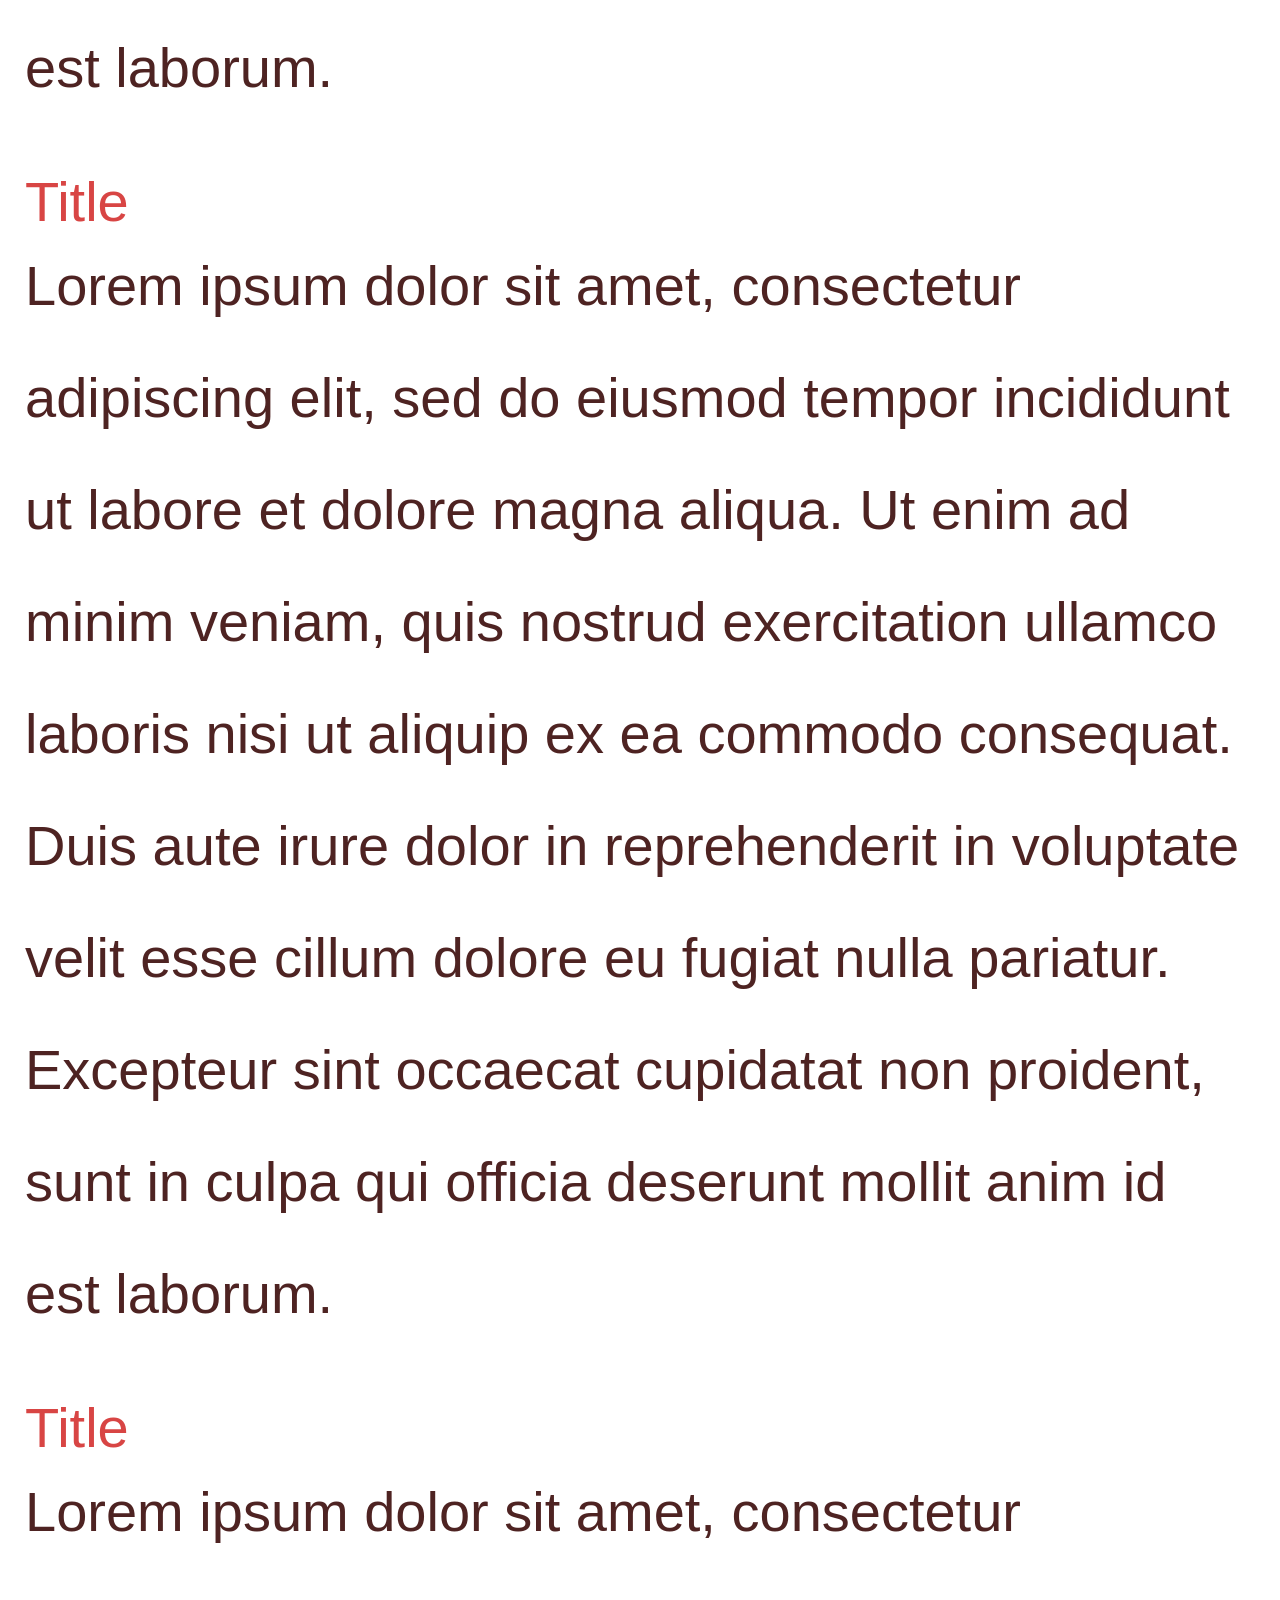
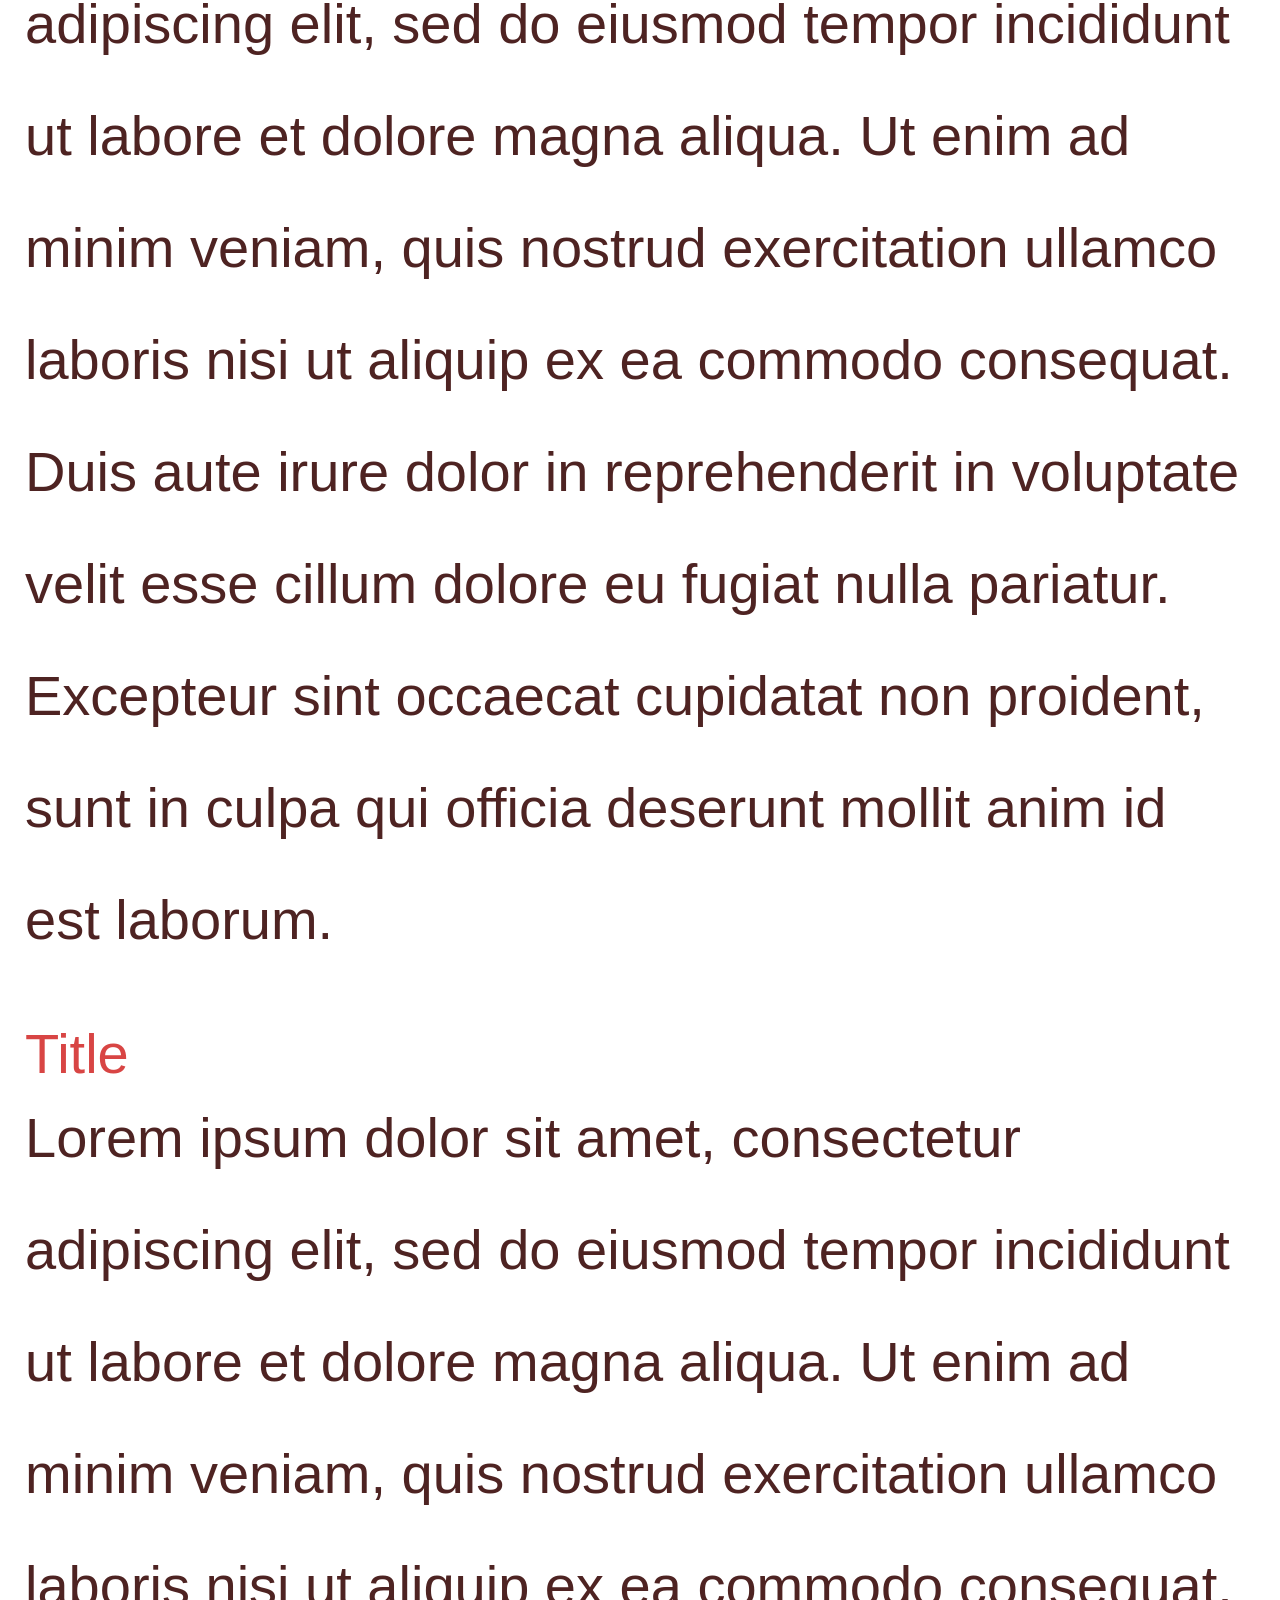
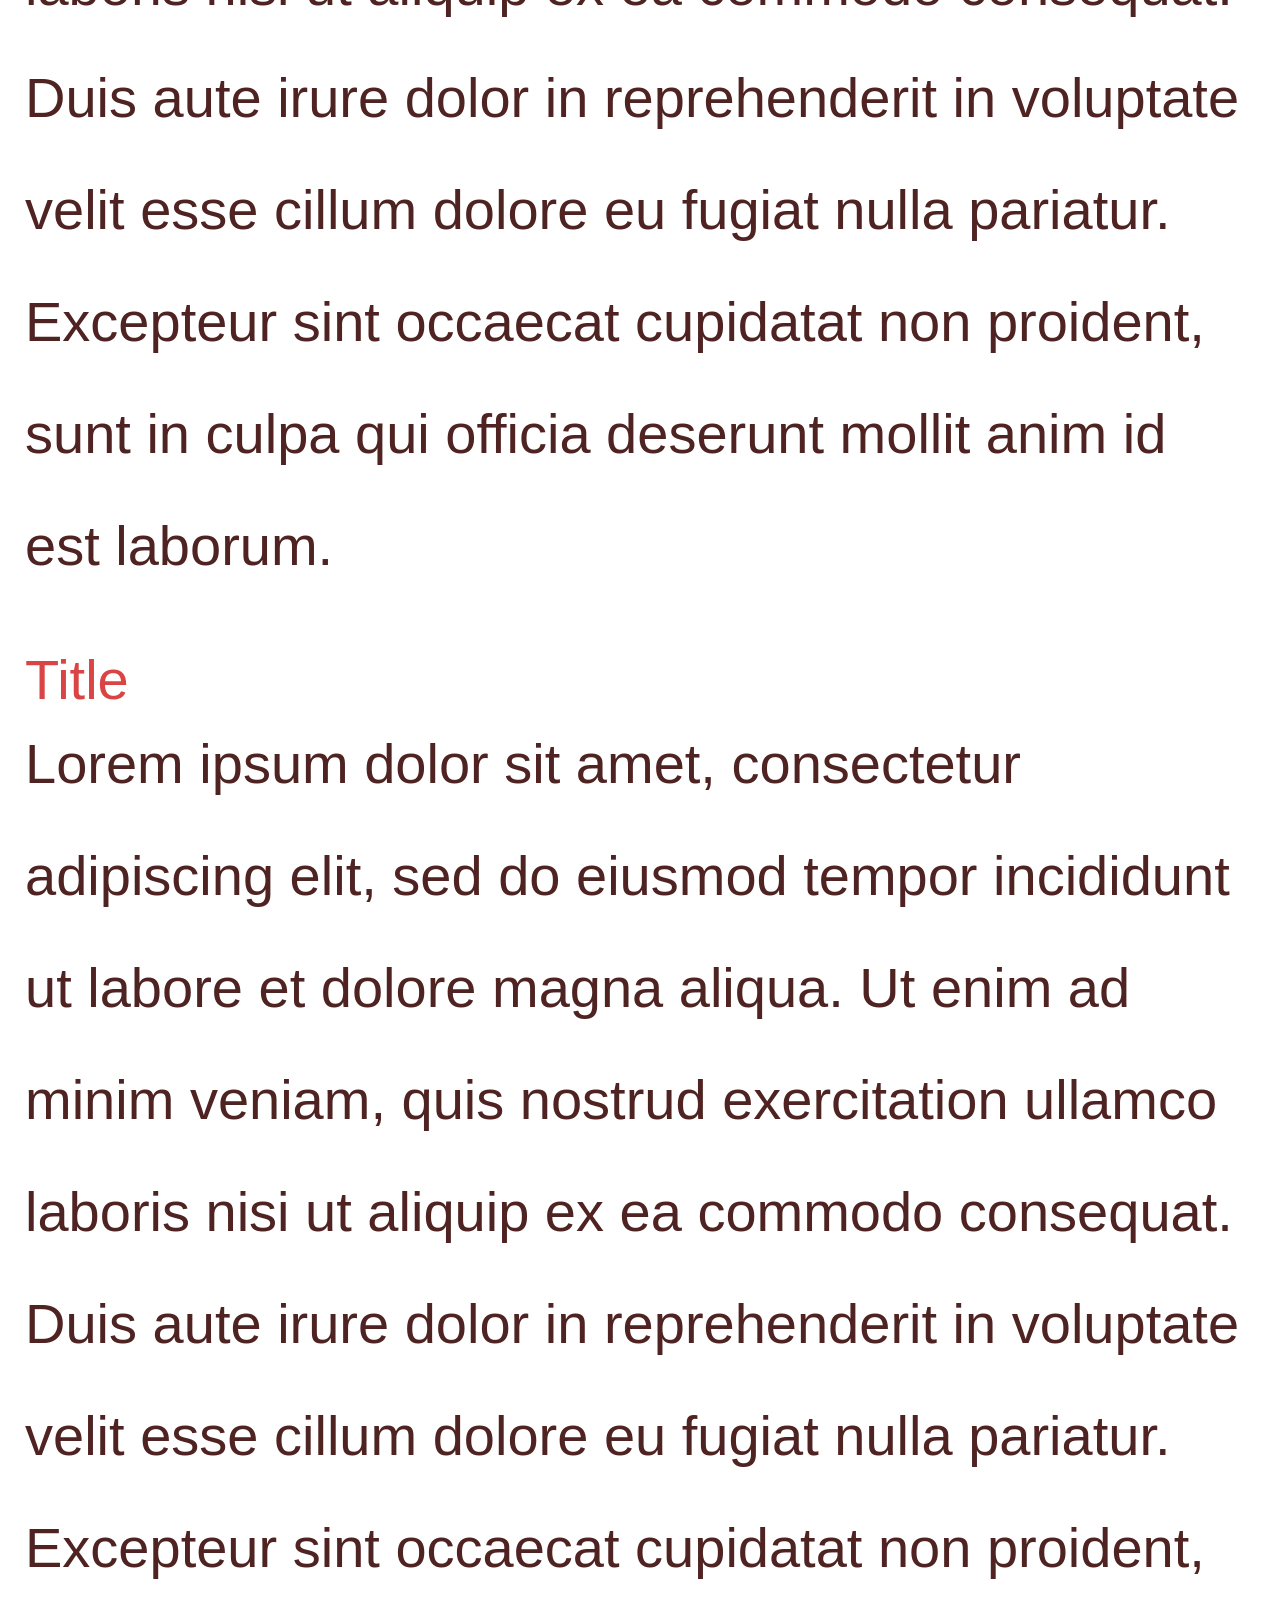
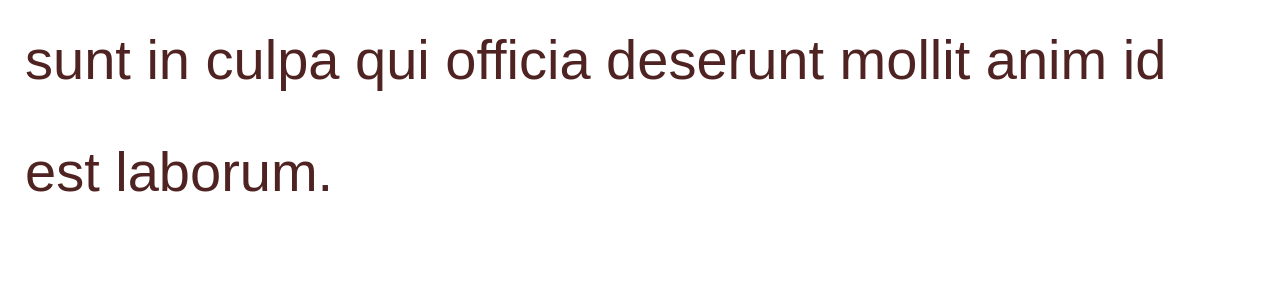
<file: sticky-header/index.html>
<!DOCTYPE html>
<html lang="ja">
<head>
    <meta charset="UTF-8">
    <title>Lesson_25_sticky_header</title>
    <link rel="stylesheet" href="css/reset.css">
    <link rel="stylesheet" href="css/style.css">
<!-- jQuery本体 -->
<script src="https://code.jquery.com/jquery-3.7.1.min.js" integrity="sha256-/JqT3SQfawRcv/BIHPThkBvs0OEvtFFmqPF/lYI/Cxo=" crossorigin="anonymous"></script>
<script src="js/script.js"></script>

</head>
<body>
    <div id="wrapper">
        <header>
            <h1>Sticky Header</h1>
        </header>
        <nav>
            <ul>
                <li ><a href="#home">Menu1</a></li>
                <li ><a href="#menu2">Menu2</a></li>
                <li ><a href="#menu3">Menu3</a></li>
                <li ><a href="#menu4">Menu4</a></li>
                <li ><a href="#menu5">Menu5</a></li>

            </ul>
        </nav>
        <main>
            <section>
                <h1>Title</h1>
                <p>Lorem ipsum dolor sit amet, consectetur adipiscing elit, sed do eiusmod tempor incididunt ut labore et dolore magna aliqua. Ut enim ad minim veniam, quis nostrud exercitation ullamco laboris nisi ut aliquip ex ea commodo consequat. Duis aute irure dolor in reprehenderit in voluptate velit esse cillum dolore eu fugiat nulla pariatur. Excepteur sint occaecat cupidatat non proident, sunt in culpa qui officia deserunt mollit anim id est laborum.</p>
            </section>
                     <section>
                <h1>Title</h1>
                <p>Lorem ipsum dolor sit amet, consectetur adipiscing elit, sed do eiusmod tempor incididunt ut labore et dolore magna aliqua. Ut enim ad minim veniam, quis nostrud exercitation ullamco laboris nisi ut aliquip ex ea commodo consequat. Duis aute irure dolor in reprehenderit in voluptate velit esse cillum dolore eu fugiat nulla pariatur. Excepteur sint occaecat cupidatat non proident, sunt in culpa qui officia deserunt mollit anim id est laborum.</p>
            </section>         <section>
                <h1>Title</h1>
                <p>Lorem ipsum dolor sit amet, consectetur adipiscing elit, sed do eiusmod tempor incididunt ut labore et dolore magna aliqua. Ut enim ad minim veniam, quis nostrud exercitation ullamco laboris nisi ut aliquip ex ea commodo consequat. Duis aute irure dolor in reprehenderit in voluptate velit esse cillum dolore eu fugiat nulla pariatur. Excepteur sint occaecat cupidatat non proident, sunt in culpa qui officia deserunt mollit anim id est laborum.</p>
            </section>         <section>
                <h1>Title</h1>
                <p>Lorem ipsum dolor sit amet, consectetur adipiscing elit, sed do eiusmod tempor incididunt ut labore et dolore magna aliqua. Ut enim ad minim veniam, quis nostrud exercitation ullamco laboris nisi ut aliquip ex ea commodo consequat. Duis aute irure dolor in reprehenderit in voluptate velit esse cillum dolore eu fugiat nulla pariatur. Excepteur sint occaecat cupidatat non proident, sunt in culpa qui officia deserunt mollit anim id est laborum.</p>
            </section>         <section>
                <h1>Title</h1>
                <p>Lorem ipsum dolor sit amet, consectetur adipiscing elit, sed do eiusmod tempor incididunt ut labore et dolore magna aliqua. Ut enim ad minim veniam, quis nostrud exercitation ullamco laboris nisi ut aliquip ex ea commodo consequat. Duis aute irure dolor in reprehenderit in voluptate velit esse cillum dolore eu fugiat nulla pariatur. Excepteur sint occaecat cupidatat non proident, sunt in culpa qui officia deserunt mollit anim id est laborum.</p>
            </section>
        </main>
    </div>
</body>
</html>
</file>
<file: highlight-menu-cutm/css/style.css>
@charset "utf-8";

/* =========================================================
   Basketball Guide — highlight menu
   ========================================================= */

/* padding や border を幅に含める（はみ出し防止） */
*,
*::before,
*::after {
    box-sizing: border-box;
}

:root {
    --navy:        #15172a;
    --navy-light:  #222640;
    --navy-line:   #343752;
    --orange:      #e8622a;
    --orange-lite: #ff8244;
    --gold:        #ecc23d;
    --cream:       #f7f3ec;
    --paper:       #ffffff;
    --ink:         #23263a;
    --ink-soft:    #5b6076;
    --sidebar-w:   260px;
}

body {
    font-family: "Noto Sans JP", "Hiragino Sans", "Hiragino Kaku Gothic ProN",
                 "Yu Gothic", Meiryo, Arial, Helvetica, sans-serif;
    background: var(--navy);
    color: var(--ink);
    -webkit-font-smoothing: antialiased;
}

#wrapper {
    width: 1100px;
    max-width: 100%;
    margin: 0 auto;
    background: var(--cream);
}

/* ---------------------------------------------------------
   Sidebar
   --------------------------------------------------------- */
header {
    position: fixed;
    top: 0;
    width: var(--sidebar-w);
    height: 100vh;
    display: flex;
    flex-direction: column;
    background: var(--navy);
    border-right: 1px solid var(--navy-line);
    z-index: 10;
}

header h1 {
    padding: 38px 28px 30px;
    font-family: Oswald, "Noto Sans JP", sans-serif;
    line-height: 1;
}

.logo-mark {
    display: block;
    width: 38px;
    height: 38px;
    margin-bottom: 18px;
    border-radius: 50%;
    background:
        linear-gradient(to right, transparent 46%, var(--navy) 46%, var(--navy) 54%, transparent 54%),
        linear-gradient(to bottom, transparent 46%, var(--navy) 46%, var(--navy) 54%, transparent 54%),
        var(--orange);
}

.logo-text {
    display: block;
    color: var(--cream);
    font-size: 2.1em;
    font-weight: 700;
    letter-spacing: 0.04em;
}

.logo-sub {
    display: block;
    margin-top: 10px;
    color: var(--orange-lite);
    font-family: "Noto Sans JP", sans-serif;
    font-size: 0.72em;
    font-weight: 500;
    letter-spacing: 0.3em;
}

/* ---- nav ---- */
nav {
    flex: 1;
    overflow-y: auto;
}

nav li {
    list-style-type: none;
}

nav li a {
    position: relative;
    display: flex;
    align-items: baseline;
    gap: 12px;
    padding: 17px 28px;
    color: #9fa4bd;
    text-decoration: none;
    border-left: 3px solid transparent;
    transition: color .25s, background-color .25s, border-color .25s;
}

nav li a .num {
    font-family: Oswald, sans-serif;
    font-size: 0.85em;
    letter-spacing: 0.05em;
    color: #5f6687;
    transition: color .25s;
}

nav li a .label {
    font-size: 0.95em;
    font-weight: 500;
    line-height: 1.4;
}

nav li a .label em {
    display: block;
    font-family: Oswald, sans-serif;
    font-style: normal;
    font-size: 0.72em;
    letter-spacing: 0.12em;
    text-transform: uppercase;
    color: #5f6687;
    transition: color .25s;
}

nav li a:hover {
    color: var(--cream);
    background: var(--navy-light);
}

/* 現在地のハイライト */
nav li.current a {
    color: #fff;
    background: var(--navy-light);
    border-left-color: var(--orange);
}

nav li.current a .num,
nav li.current a .label em {
    color: var(--orange-lite);
}

/* ---------------------------------------------------------
   Main
   --------------------------------------------------------- */
main {
    display: block;
    margin-left: var(--sidebar-w);
    padding-bottom: 90px;
    background: var(--cream);
}

/* ---- hero ---- */
.hero {
    position: relative;
    overflow: hidden;
    background: var(--navy);
}

.hero img {
    display: block;
    width: 100%;
    height: 460px;
    object-fit: cover;
    object-position: 50% 85%;
    opacity: .5;
}

.hero-body {
    position: absolute;
    left: 0;
    bottom: 0;
    width: 100%;
    padding: 60px 56px 48px;
    background: linear-gradient(to top, rgba(21, 23, 42, .95) 15%, rgba(21, 23, 42, 0));
}

.hero-eyebrow {
    margin-bottom: 14px;
    color: var(--orange-lite);
    font-family: Oswald, sans-serif;
    font-size: 0.8em;
    letter-spacing: 0.28em;
    text-transform: uppercase;
}

.hero-title {
    color: #fff;
    font-family: Oswald, "Noto Sans JP", sans-serif;
    font-size: 3.4em;
    font-weight: 700;
    line-height: 1.12;
    letter-spacing: 0.02em;
}

.hero-lead {
    max-width: 30em;
    margin-top: 18px;
    color: #c9cde0;
    font-size: 0.92em;
    line-height: 1.9;
}

/* ---- section ---- */
section {
    padding: 86px 56px 10px;
    scroll-margin-top: 20px;
}

.sec-head {
    position: relative;
    margin-bottom: 34px;
    padding-bottom: 22px;
    border-bottom: 2px solid #e2dacd;
}

.sec-num {
    display: block;
    margin-bottom: 6px;
    font-family: Oswald, sans-serif;
    font-size: 0.9em;
    font-weight: 700;
    letter-spacing: 0.2em;
    color: var(--orange);
}

section h2 {
    font-family: Oswald, "Noto Sans JP", sans-serif;
    font-size: 2.5em;
    font-weight: 700;
    line-height: 1.25;
    color: var(--ink);
}

.sec-en {
    margin-top: 6px;
    font-family: Oswald, sans-serif;
    font-size: 0.78em;
    letter-spacing: 0.22em;
    text-transform: uppercase;
    color: #a09a8e;
}

section h3 {
    margin: 42px 0 14px;
    padding-left: 14px;
    border-left: 4px solid var(--orange);
    font-size: 1.15em;
    font-weight: 700;
    line-height: 1.5;
    color: var(--ink);
}

p {
    margin-bottom: 22px;
    line-height: 2.05;
    color: var(--ink-soft);
}

p strong {
    font-weight: 700;
    color: var(--ink);
    background: linear-gradient(transparent 62%, rgba(232, 98, 42, .22) 62%);
}

p.lead {
    margin-bottom: 34px;
    font-size: 1.08em;
    font-weight: 500;
    line-height: 1.95;
    color: var(--ink);
}

/* ---- figure ---- */
figure {
    margin: 0 0 34px;
}

figure img {
    display: block;
    width: 100%;
    height: 340px;
    object-fit: cover;
    border-radius: 6px;
}

/* 写真ごとに被写体の位置が違うので、切り抜きの基準点をずらす */
#sec01 figure img { object-position: 50% 95%; }
#sec02 figure img { object-position: 50% 55%; }
#sec03 figure img { object-position: 50% 45%; }
#sec04 figure img { object-position: 50% 45%; }

figcaption {
    margin-top: 10px;
    padding-left: 12px;
    border-left: 3px solid var(--gold);
    font-size: 0.78em;
    line-height: 1.7;
    color: #8c8679;
}

/* ---- facts ---- */
.facts {
    display: flex;
    gap: 14px;
    margin: 34px 0 10px;
    list-style: none;
}

.facts li {
    flex: 1;
    padding: 22px 18px;
    background: var(--paper);
    border-radius: 6px;
    border-bottom: 3px solid var(--orange);
    text-align: center;
}

.facts strong {
    display: block;
    font-family: Oswald, sans-serif;
    font-size: 2.2em;
    font-weight: 700;
    line-height: 1;
    color: var(--orange);
}

.facts span {
    display: block;
    margin-top: 8px;
    font-size: 0.72em;
    line-height: 1.6;
    color: var(--ink-soft);
}

/* ---- rules ---- */
.rules {
    margin: 0 0 22px;
    list-style: none;
}

.rules li {
    display: flex;
    align-items: flex-start;
    gap: 14px;
    padding: 13px 0;
    border-bottom: 1px dashed #ded5c6;
    line-height: 1.85;
    color: var(--ink-soft);
}

.rules .tag {
    flex: none;
    min-width: 58px;
    padding: 3px 0;
    border-radius: 3px;
    background: var(--navy);
    color: var(--gold);
    font-family: Oswald, sans-serif;
    font-size: 0.82em;
    letter-spacing: 0.05em;
    text-align: center;
}

/* ---- skills ---- */
.skill-grid {
    display: grid;
    grid-template-columns: repeat(2, 1fr);
    gap: 16px;
    margin-top: 34px;
}

.skill {
    padding: 24px 24px 6px;
    background: var(--paper);
    border-radius: 6px;
    border-top: 3px solid var(--gold);
}

.skill h3 {
    margin: 0 0 10px;
    padding-left: 0;
    border-left: none;
    font-size: 1.05em;
    color: var(--orange);
}

.skill p {
    margin-bottom: 18px;
    font-size: 0.88em;
    line-height: 1.95;
}

/* ---- spec table ---- */
.spec {
    width: 100%;
    margin-bottom: 26px;
    border-collapse: collapse;
    background: var(--paper);
    border-radius: 6px;
    overflow: hidden;
}

.spec th,
.spec td {
    padding: 15px 20px;
    border-bottom: 1px solid #ece5d9;
    font-size: 0.9em;
    line-height: 1.7;
    text-align: left;
}

.spec th {
    width: 36%;
    background: #faf7f1;
    font-weight: 700;
    color: var(--ink);
}

.spec td {
    color: var(--ink-soft);
}

.spec tr:last-child th,
.spec tr:last-child td {
    border-bottom: none;
}

/* ---------------------------------------------------------
   Responsive
   --------------------------------------------------------- */
@media screen and (max-width: 900px) {

    header {
        position: sticky;
        width: 100%;
        height: auto;
        flex-direction: row;
        align-items: center;
        gap: 16px;
        padding: 0 4px;
        border-right: none;
        border-bottom: 1px solid var(--navy-line);
    }

    header h1 {
        flex: none;
        padding: 14px 16px;
    }

    .logo-mark {
        width: 26px;
        height: 26px;
        margin-bottom: 8px;
    }

    .logo-text {
        font-size: 1.15em;
    }

    .logo-text br {
        display: none;
    }

    .logo-sub {
        display: none;
    }

    nav {
        overflow-x: auto;
    }

    nav ul {
        display: flex;
    }

    nav li a {
        display: block;
        padding: 16px 16px;
        border-left: none;
        border-bottom: 3px solid transparent;
        white-space: nowrap;
    }

    nav li a .num {
        display: none;
    }

    nav li.current a {
        border-left-color: transparent;
        border-bottom-color: var(--orange);
    }

    main {
        margin-left: 0;
    }

    .hero img {
        height: 300px;
    }

    .hero-body {
        padding: 44px 24px 30px;
    }

    .hero-title {
        font-size: 2.1em;
    }

    section {
        padding: 56px 24px 10px;
        scroll-margin-top: 76px;
    }

    section h2 {
        font-size: 1.85em;
    }

    figure img {
        height: 220px;
    }

    .facts {
        flex-wrap: wrap;
    }

    .facts li {
        flex: 1 1 100%;
    }

    .skill-grid {
        grid-template-columns: 1fr;
    }

    .spec th,
    .spec td {
        display: block;
        width: auto;
    }

    .spec th {
        border-bottom: none;
        padding-bottom: 4px;
    }
}
</file>
<file: highlight-menu/css/style.css>
@charset "utf-8";
body {
    font-family: Arial, Helvetica, sans-serif;
    background: #343752;
}
#wrapper {
    width: 1000px;
    margin: 0 auto; 
}
header {
    position: fixed;
    width: 250px;
    background: #ecc23d;
}

header h1 {
    padding: 70px 25px;
    color: #de7e27;
    font-size: 2.5em;
    line-height: 1.1em;
    font-weight: bold;
}

nav li {
    list-style-type: none;
    margin-bottom: 1px;
}

nav li a {
    display: block;
    padding: 25px;
    font-weight: bold;
    color: #ecc23d;
    background: #de7e27;
    text-decoration: none;
}

nav li.current a {
    color: #fff;
}

main {
    display: block;
    padding: 70px 25px 10px 275px;
    background: #fff;
}

section {
    margin-bottom: 100px;
}

section h1 {
    color: #de7e27;
    font-size: 2.5em;
    font-weight: bold;
    margin-bottom: 40px;
}

p { 
    margin-bottom: 30px;
    line-height: 2em;
    color: #343752;
}
</file>
<file: sticky-header/css/style.css>
@charset "utf-8";
body {
  font-family: Arial, Helvetica, sans-serif;
}

#wrapper {
    min-width: 1000px;
    margin: 0 auto;
}

header h1 {
    text-align: center;
    background: #d84544;
    color: #ad3231;
    padding: 180px 0 ;
    font-size: 4.5em;
    font-weight: bold  ;

}

nav {
    width: 100%;
    top: 0;
    left: 0;
}
li {
    float: left;
    width: 20%;
}

li a {
    text-align:  center;
    display: block;
    text-decoration: none;
    background: #ad3231;
    padding: 25px 0;
    color: #fff;
    border-right: 1px solid #d84544;
}
li a:hover {
    background: #98302f;
}

li:last-child a {
    border-right: none;
}

main {
    clear: both;
    display: block;
    padding: 50px 25px 20px;
}


section {
    font-size: 3.5em;
    font-weight: normal;
    margin-bottom: 20px;
    color: #d84544;
}

p {
    margin-bottom: 50px;
    line-height: 2em;
    color: #4e2322;
}
</file>
